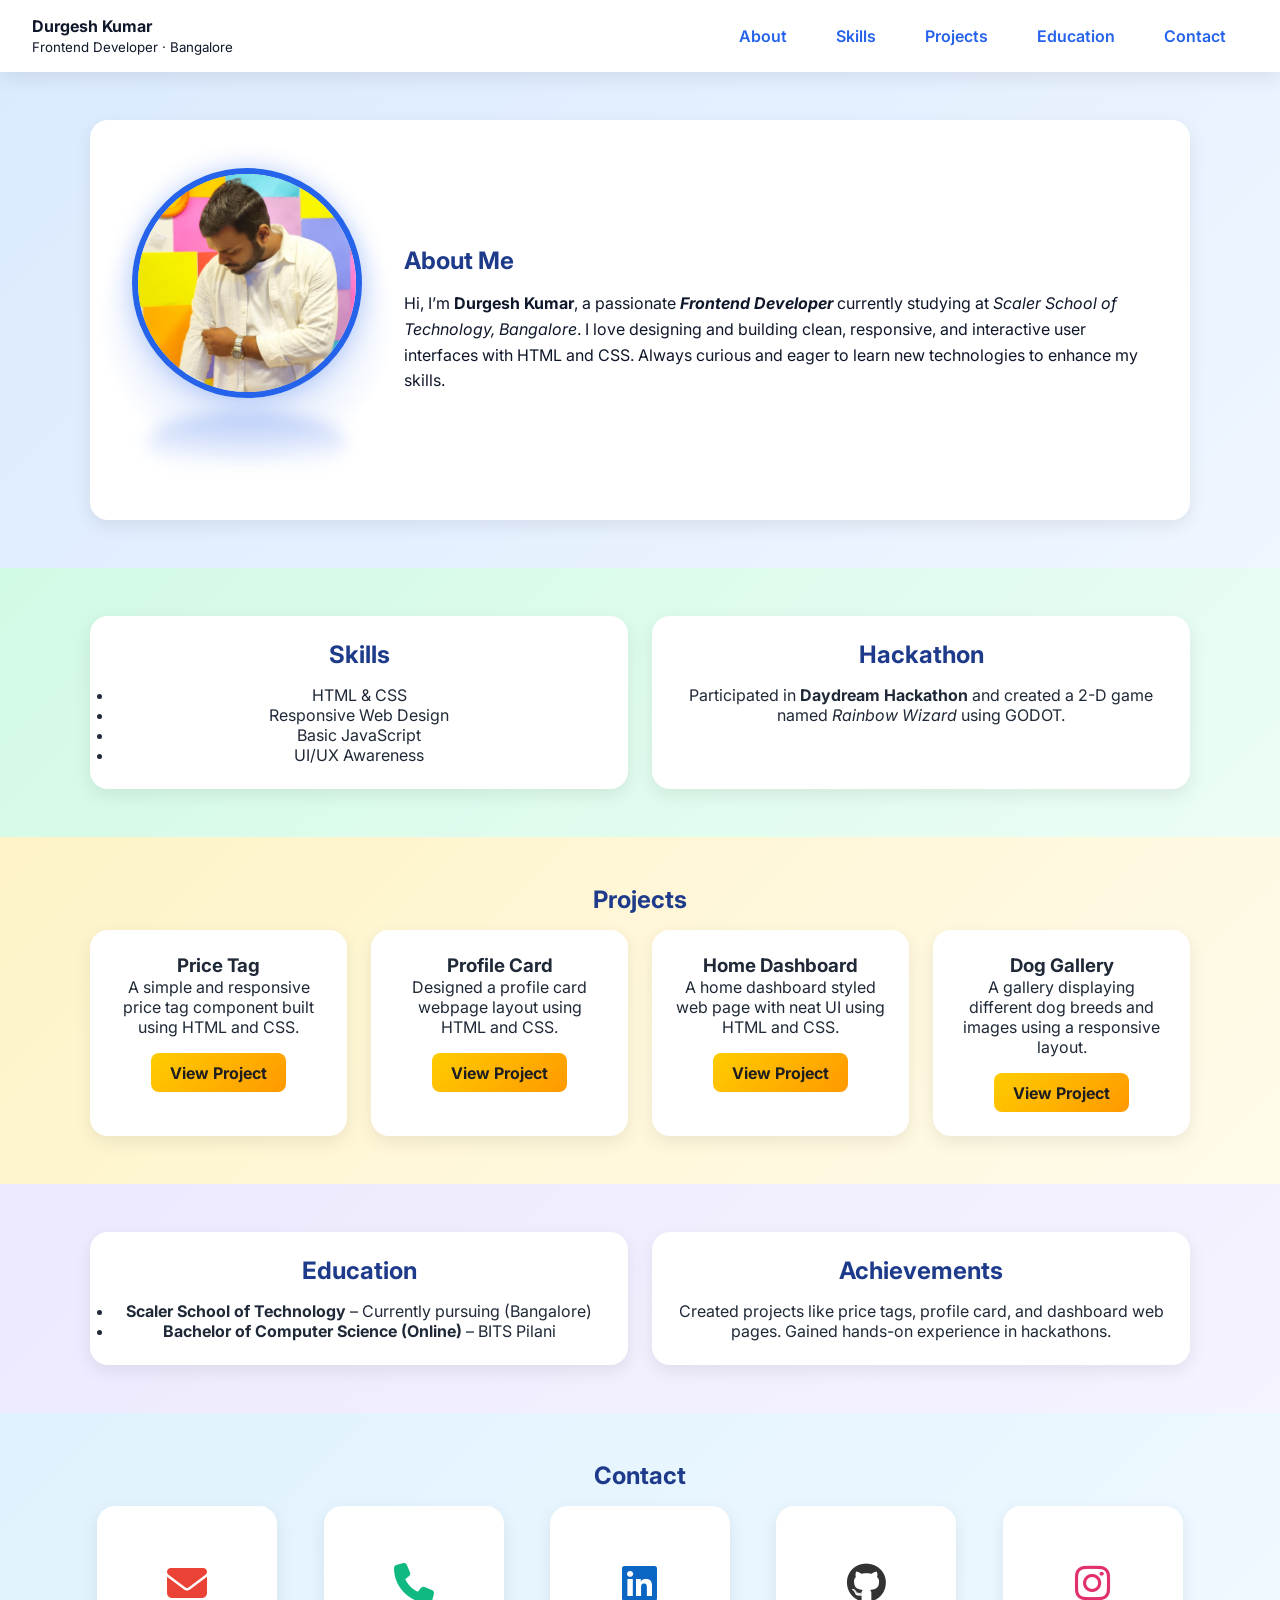
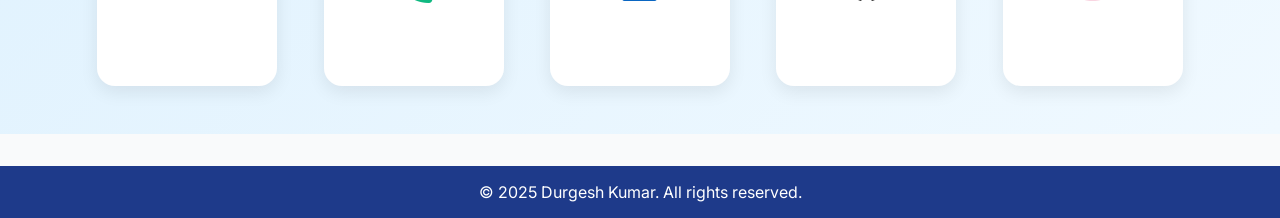
<file: index.html>
<!DOCTYPE html>
<html lang="en">

<head>
  <meta charset="utf-8" />
  <meta name="viewport" content="width=device-width, initial-scale=1" />
  <title>Portfolio – Durgesh Kumar</title>
  <meta name="description" content="Portfolio of Durgesh Kumar – Frontend Developer, projects, skills, and contact." />
  <link href="https://fonts.googleapis.com/css2?family=Inter:wght@300;400;500;600;700;800&display=swap"
    rel="stylesheet">
  <link rel="stylesheet" href="https://cdnjs.cloudflare.com/ajax/libs/font-awesome/6.5.0/css/all.min.css" />
  <!-- Favicons -->
  <link rel="icon" type="image/png" sizes="16x16" href="favicon-16x16.png">
  <link rel="icon" type="image/png" sizes="32x32" href="favicon-32x32.png">
  <link rel="icon" type="image/png" sizes="48x48" href="favicon-48x48.png">
  <link rel="icon" type="image/png" sizes="64x64" href="favicon-64x64.png">
  <link rel="apple-touch-icon" sizes="180x180" href="favicon-180x180.png">
  <link rel="shortcut icon" href="favicon.ico" type="image/x-icon">

  <link href="https://fonts.googleapis.com/css2?family=Inter:wght@300;400;500;600;700;800&display=swap"
    rel="stylesheet">
  <link rel="stylesheet" href="https://cdnjs.cloudflare.com/ajax/libs/font-awesome/6.5.0/css/all.min.css" />
  <link rel="stylesheet" href="./style.css" />
</head>

<body>
  <header class="site">
    <div class="inner">
      <div><strong>Durgesh Kumar</strong><br><small>Frontend Developer · Bangalore</small></div>
      <nav>
        <a href="#about">About</a>
        <a href="#skills">Skills</a>
        <a href="#projects">Projects</a>
        <a href="#education">Education</a>
        <a href="#contact">Contact</a>
      </nav>
    </div>
  </header>

  <!-- About Section -->
  <section id="about" class="section">
    <div class="container about-box">
      <div class="about-flex">
        <div class="about-photo">
          <img src="My Pic.jpg" alt="Durgesh Kumar">
        </div>
        <div class="info">
          <h2>About Me</h2>
          <p>Hi, I’m <strong>Durgesh Kumar</strong>, a passionate <strong><i>Frontend Developer</i></strong> currently studying
            at <i>Scaler School of Technology, Bangalore</i>. I love designing and building clean, responsive, and interactive
            user interfaces with HTML and CSS. Always curious and eager to learn new technologies to enhance my skills.
          </p>
        </div>
      </div>
    </div>
  </section>

  <!-- Skills Section -->
  <section id="skills" class="section">
    <div class="container grid grid-2">
      <div class="card">
        <h2>Skills</h2>
        <ul>
          <li>HTML & CSS</li>
          <li>Responsive Web Design</li>
          <li>Basic JavaScript</li>
          <li>UI/UX Awareness</li>
        </ul>
      </div>
      <div class="card">
        <h2>Hackathon</h2>
        <p>Participated in <strong>Daydream Hackathon</strong> and created a 2-D game named <em>Rainbow Wizard</em> using
          GODOT.</p>
      </div>
    </div>
  </section>

  <!-- Projects Section -->
<section id="projects" class="section">
  <div class="container">
    <h2>Projects</h2>
    <div class="grid grid-3">

      <div class="card">
        <h3><b>Price Tag</b></h3>
        <p>A simple and responsive price tag component built using HTML and CSS.</p>
        <a href="https://durgesh22a.github.io/Price-Tag/" target="_blank" class="btn">View Project</a>
      </div>

      <div class="card">
        <h3><b>Profile Card</b></h3>
        <p>Designed a profile card webpage layout using HTML and CSS.</p>
        <a href="https://durgesh22a.github.io/Profile-Card/" target="_blank" class="btn">View Project</a>
      </div>

      <div class="card">
        <h3><b>Home Dashboard</b></h3>
        <p>A home dashboard styled web page with neat UI using HTML and CSS.</p>
        <a href="https://durgesh22a.github.io/Home-Dashboard/" target="_blank" class="btn">View Project</a>
      </div>

      <div class="card">
        <h3><b>Dog Gallery</b></h3>
        <p>A gallery displaying different dog breeds and images using a responsive layout.</p>
        <a href="https://durgesh22a.github.io/Dog-Gallery/" target="_blank" class="btn">View Project</a>
      </div>
                         
    </div>
  </div>
</section>


  <!-- Education Section -->
  <section id="education" class="section">
    <div class="container grid grid-2">
      <div class="card">
        <h2>Education</h2>
        <ul>
          <li><strong>Scaler School of Technology</strong> – Currently pursuing (Bangalore)</li>
          <li><strong>Bachelor of Computer Science (Online)</strong> – BITS Pilani</li>
        </ul>
      </div>
      <div class="card">
        <h2>Achievements</h2>
        <p>Created projects like price tags, profile card, and dashboard web pages. Gained hands-on experience in
          hackathons.</p>
      </div>
    </div>
  </section>

  <!-- Contact Section -->
  <section id="contact" class="section">
    <div class="container">
      <h2><b>Contact</b></h2>
      <div class="contact-grid">
        <div class="contact-item">
          <i class="fas fa-envelope"></i>
          <p><b>Email</b></p>
          <a href="mailto:durgesh25bcs10703@sst.scaler.com" target="_blank">durgesh25bcs10703@sst.scaler.com</a>
        </div>
        <div class="contact-item">
          <i class="fas fa-phone"></i>
          <p><b>Phone</b></p>
          <a href="tel:+917463870781" target="_blank">+91 7463870781</a>
        </div>
        <div class="contact-item">
          <i class="fab fa-linkedin"></i>
          <p><b>LinkedIn</b></p>
          <a href="https://www.linkedin.com/in/durgesh-kumar-b7675237a" target="_blank">linkedin.com/in/durgesh-kumar</a>
        </div>
        <div class="contact-item">
          <i class="fab fa-github"></i>
          <p><b>GitHub</b></p>
          <a href="https://github.com/Durgesh22A" target="_blank">github.com/Durgesh22A</a>
        </div>
        <div class="contact-item">
          <i class="fab fa-instagram"></i>
          <p><b>Instagram</b></p>
          <a href="https://www.instagram.com/durgesh_gupta.20" target="_blank">@durgesh_gupta.20</a>
        </div>
      </div>
    </div>
  </section>

  <footer>
    <p>© 2025 Durgesh Kumar. All rights reserved.</p>
  </footer>

  <!-- Back to Top Button -->
  <button id="backToTop"><i class="fas fa-arrow-up"></i></button>

  <script>
    // Header slide-down on load
    window.addEventListener('load', () => {
      document.querySelector('header.site').classList.add('visible');
    });

    // Fade-up & footer slide-up
    const faders = document.querySelectorAll('.card, .contact-item, .about-box, footer');
    const observer = new IntersectionObserver((entries, observer) => {
      entries.forEach(entry => {
        if (entry.isIntersecting) {
          entry.target.classList.add('visible');
          observer.unobserve(entry.target);
        }
      });
    }, { threshold: 0.2 });

    faders.forEach(fader => {
      fader.classList.add('fade-up');
      observer.observe(fader);
    });

    // Back to Top button
    const backToTop = document.getElementById('backToTop');
    window.addEventListener('scroll', () => {
      if (window.scrollY > 300) {
        backToTop.style.display = 'block';
      } else {
        backToTop.style.display = 'none';
      }
    });
    backToTop.addEventListener('click', () => {
      window.scrollTo({ top: 0, behavior: 'smooth' });
    });
  </script>
</body>


</html>
</file>
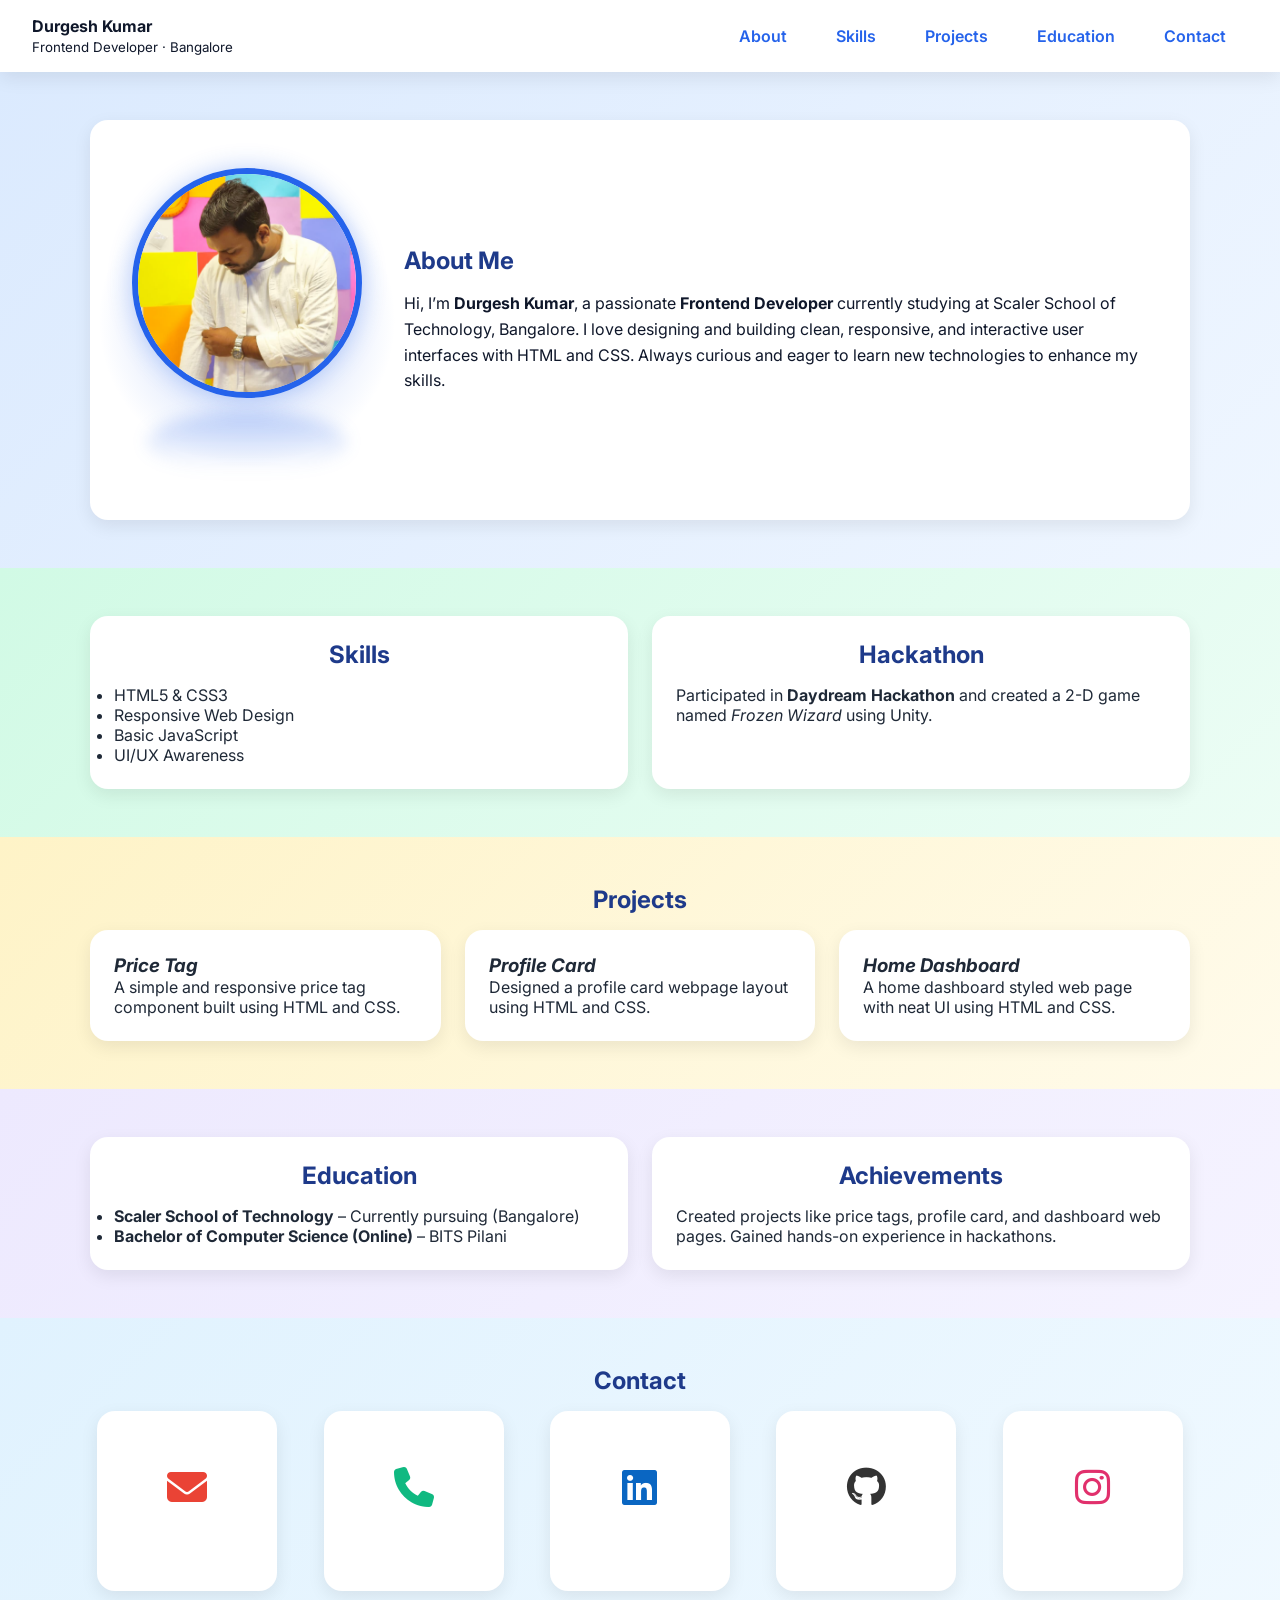
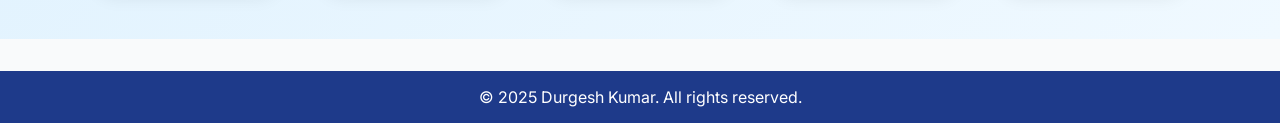
<file: Portfolio/index.html>
<!DOCTYPE html>
<html lang="en">

<head>
  <meta charset="utf-8" />
  <meta name="viewport" content="width=device-width, initial-scale=1" />
  <title>Portfolio – Durgesh Kumar</title>
  <meta name="description" content="Portfolio of Durgesh Kumar – Frontend Developer, projects, skills, and contact." />
  <link href="https://fonts.googleapis.com/css2?family=Inter:wght@300;400;500;600;700;800&display=swap"
    rel="stylesheet">
  <link rel="stylesheet" href="https://cdnjs.cloudflare.com/ajax/libs/font-awesome/6.5.0/css/all.min.css" />
  <!-- Favicons -->
  <link rel="icon" type="image/png" sizes="16x16" href="favicon-16x16.png">
  <link rel="icon" type="image/png" sizes="32x32" href="favicon-32x32.png">
  <link rel="icon" type="image/png" sizes="48x48" href="favicon-48x48.png">
  <link rel="icon" type="image/png" sizes="64x64" href="favicon-64x64.png">
  <link rel="apple-touch-icon" sizes="180x180" href="favicon-180x180.png">
  <link rel="shortcut icon" href="favicon.ico" type="image/x-icon">

  <link href="https://fonts.googleapis.com/css2?family=Inter:wght@300;400;500;600;700;800&display=swap"
    rel="stylesheet">
  <link rel="stylesheet" href="https://cdnjs.cloudflare.com/ajax/libs/font-awesome/6.5.0/css/all.min.css" />
  <link rel="stylesheet" href="./style.css" />
</head>

<body>
  <header class="site">
    <div class="inner">
      <div><strong>Durgesh Kumar</strong><br><small>Frontend Developer · Bangalore</small></div>
      <nav>
        <a href="#about">About</a>
        <a href="#skills">Skills</a>
        <a href="#projects">Projects</a>
        <a href="#education">Education</a>
        <a href="#contact">Contact</a>
      </nav>
    </div>
  </header>

  <!-- About Section -->
  <section id="about" class="section">
    <div class="container about-box">
      <div class="about-flex">
        <div class="about-photo">
          <img src="My Pic.jpg" alt="Durgesh Kumar">
        </div>
        <div class="info">
          <h2>About Me</h2>
          <p>Hi, I’m <strong>Durgesh Kumar</strong>, a passionate <strong>Frontend Developer</strong> currently studying
            at Scaler School of Technology, Bangalore. I love designing and building clean, responsive, and interactive
            user interfaces with HTML and CSS. Always curious and eager to learn new technologies to enhance my skills.
          </p>
        </div>
      </div>
    </div>
  </section>

  <!-- Skills Section -->
  <section id="skills" class="section">
    <div class="container grid grid-2">
      <div class="card">
        <h2>Skills</h2>
        <ul>
          <li>HTML5 & CSS3</li>
          <li>Responsive Web Design</li>
          <li>Basic JavaScript</li>
          <li>UI/UX Awareness</li>
        </ul>
      </div>
      <div class="card">
        <h2>Hackathon</h2>
        <p>Participated in <strong>Daydream Hackathon</strong> and created a 2-D game named <em>Frozen Wizard</em> using
          Unity.</p>
      </div>
    </div>
  </section>

  <!-- Projects Section -->
  <section id="projects" class="section">
    <div class="container">
      <h2>Projects</h2>
      <div class="grid grid-3">
        <div class="card">
          <h3><b><i>Price Tag</i></b></h3>
          <p>A simple and responsive price tag component built using HTML and CSS.</p>
        </div>
        <div class="card">
          <h3><b><i>Profile Card</i></b></h3>
          <p>Designed a profile card webpage layout using HTML and CSS.</p>
        </div>
        <div class="card">
          <h3><b><i>Home Dashboard</i></b></h3>
          <p>A home dashboard styled web page with neat UI using HTML and CSS.</p>
        </div>
      </div>
    </div>
  </section>

  <!-- Education Section -->
  <section id="education" class="section">
    <div class="container grid grid-2">
      <div class="card">
        <h2>Education</h2>
        <ul>
          <li><strong>Scaler School of Technology</strong> – Currently pursuing (Bangalore)</li>
          <li><strong>Bachelor of Computer Science (Online)</strong> – BITS Pilani</li>
        </ul>
      </div>
      <div class="card">
        <h2>Achievements</h2>
        <p>Created projects like price tags, profile card, and dashboard web pages. Gained hands-on experience in
          hackathons.</p>
      </div>
    </div>
  </section>

  <!-- Contact Section -->
  <section id="contact" class="section">
    <div class="container">
      <h2>Contact</h2>
      <div class="contact-grid">
        <div class="contact-item">
          <i class="fas fa-envelope"></i>
          <p>Email</p>
          <a href="mailto:durgesh25bcs10703@sst.scaler.com" target="_blank">durgesh25bcs10703@sst.scaler.com</a>
        </div>
        <div class="contact-item">
          <i class="fas fa-phone"></i>
          <p>Phone</p>
          <a href="tel:+917463870781" target="_blank">+91 7463870781</a>
        </div>
        <div class="contact-item">
          <i class="fab fa-linkedin"></i>
          <p>LinkedIn</p>
          <a href="https://www.linkedin.com/in/durgesh-kumar-b7675237a"
            target="_blank">linkedin.com/in/durgesh-kumar</a>
        </div>
        <div class="contact-item">
          <i class="fab fa-github"></i>
          <p>GitHub</p>
          <a href="https://github.com/Durgesh22A" target="_blank">github.com/Durgesh22A</a>
        </div>
        <div class="contact-item">
          <i class="fab fa-instagram"></i>
          <p>Instagram</p>
          <a href="https://www.instagram.com/durgesh_gupta.20" target="_blank">@durgesh_gupta.20</a>
        </div>
      </div>
    </div>
  </section>

  <footer>
    <p>© 2025 Durgesh Kumar. All rights reserved.</p>
  </footer>

  <!-- Back to Top Button -->
  <button id="backToTop"><i class="fas fa-arrow-up"></i></button>

  <script>
    // Header slide-down on load
    window.addEventListener('load', () => {
      document.querySelector('header.site').classList.add('visible');
    });

    // Fade-up & footer slide-up
    const faders = document.querySelectorAll('.card, .contact-item, .about-box, footer');
    const observer = new IntersectionObserver((entries, observer) => {
      entries.forEach(entry => {
        if (entry.isIntersecting) {
          entry.target.classList.add('visible');
          observer.unobserve(entry.target);
        }
      });
    }, { threshold: 0.2 });

    faders.forEach(fader => {
      fader.classList.add('fade-up');
      observer.observe(fader);
    });

    // Back to Top button
    const backToTop = document.getElementById('backToTop');
    window.addEventListener('scroll', () => {
      if (window.scrollY > 300) {
        backToTop.style.display = 'block';
      } else {
        backToTop.style.display = 'none';
      }
    });
    backToTop.addEventListener('click', () => {
      window.scrollTo({ top: 0, behavior: 'smooth' });
    });
  </script>
</body>

</html>
</file>
<file: style.css>
* {
  margin: 0;
  padding: 0;
  box-sizing: border-box;
}

body {
  font-family: 'Inter', sans-serif;
  background: #f9fafb;
  color: #0f172a;
}

a {
  text-decoration: none;
  color: inherit;
}

img {
  max-width: 100%;
}

:root {
  --radius: 18px;
  --shadow: 0 6px 18px rgba(0, 0, 0, 0.08);
}

html {
  scroll-behavior: smooth;
}

header.site {
  background: #fff;
  box-shadow: var(--shadow);
  position: sticky;
  top: 0;
  z-index: 10;
  transform: translateY(-100%);
  opacity: 0;
  transition: all 1s ease;
}

header.site.visible {
  transform: translateY(0);
  opacity: 1;
}

header .inner {
  display: flex;
  justify-content: space-between;
  align-items: center;
  padding: 1rem 2rem;
}

nav a {
  margin: 0 .6rem;
  padding: .4rem .8rem;
  font-weight: 600;
  color: #2563eb;
  border-radius: 6px;
  transition: .3s;
}

nav a:hover {
  background: #2563eb;
  color: #fff;
}

.section {
  padding: 3rem 2rem;
}

.section h2 {
  margin-bottom: 1rem;
  text-align: center;
  color: #1e3a8a;
}

.container {
  max-width: 1100px;
  margin: auto;
}

/* Section gradients */
#about {
  background: linear-gradient(135deg, #dbeafe, #eff6ff);
}

#skills {
  background: linear-gradient(135deg, #d1fae5, #ecfdf5);
}

#projects {
  background: linear-gradient(135deg, #fef3c7, #fffbeb);
}

#education {
  background: linear-gradient(135deg, #ede9fe, #f5f3ff);
}

#contact {
  background: linear-gradient(135deg, #e0f2fe, #f0f9ff);
}

/* About Section Layout */
.about-box {
  background: #fff;
  border-radius: var(--radius);
  box-shadow: var(--shadow);
  padding: 3rem 2rem;
}

.about-flex {
  display: flex;
  flex-wrap: wrap;
  align-items: center;
  justify-content: space-between;
  gap: 2rem;
}

.about-photo {
  flex: 0 0 250px;
  text-align: center;
  position: relative;
}

.about-photo::before {
  content: "";
  position: absolute;
  top: 50%;
  left: 50%;
  transform: translate(-50%, -50%);
  width: 300px;
  height: 300px;
  border-radius: 50%;
  background: radial-gradient(circle at center, rgba(37, 99, 235, 0.3), transparent 70%);
  z-index: -1;
  animation: pulse 6s infinite ease-in-out;
}

@keyframes pulse {

  0%,
  100% {
    transform: translate(-50%, -50%) scale(1);
    opacity: 0.7;
  }

  50% {
    transform: translate(-50%, -50%) scale(1.1);
    opacity: 1;
  }
}

.about-photo img {
  width: 230px;
  height: 230px;
  object-fit: cover;
  border-radius: 50%;
  border: 6px solid #2563eb;
  box-shadow: 0 0 25px rgba(37, 99, 235, 0.3);
  transition: transform 0.6s ease, box-shadow 0.6s ease;
  position: relative;
  z-index: 2;
}

.about-photo img:hover {
  transform: rotateY(10deg) rotateX(10deg) scale(1.05);
  box-shadow: 0 0 35px rgba(37, 99, 235, 0.6);
}

.about-photo::after {
  content: "";
  display: block;
  width: 80%;
  height: 60px;
  margin: 10px auto 0;
  background: linear-gradient(to bottom, rgba(37, 99, 235, 0.25), transparent);
  border-radius: 50%;
  filter: blur(8px);
}

.about-flex .info {
  flex: 1;
  min-width: 250px;
}

.about-flex .info h2 {
  text-align: left;
  margin-bottom: 1rem;
}

.about-flex .info p {
  line-height: 1.6;
}

/* Cards */
.card {
  background: #1e1e1e;
  color: #fff;
  border-radius: 16px;
  padding: 1.5rem;
  box-shadow: 0 4px 12px rgba(0, 0, 0, 0.4);
  transition: transform 0.3s, box-shadow 0.3s;
  text-align: center;
}

.card:hover {
  transform: translateY(-5px);
  box-shadow: 0 6px 18px rgba(255, 215, 0, 0.3);
}

/* Button Style */
.btn {
  display: inline-block;
  margin-top: 1rem;
  padding: 0.6rem 1.2rem;
  background: linear-gradient(135deg, #ffcc00, #ff9900);
  color: #1e1e1e;
  font-weight: bold;
  border-radius: 8px;
  text-decoration: none;
  transition: background 0.3s, transform 0.2s;
}

.btn:hover {
  background: linear-gradient(135deg, #ffdd33, #ffaa00);
  transform: scale(1.05);
}


.card,
.contact-item {
  background: #fff;
  border-radius: var(--radius);
  box-shadow: var(--shadow);
  padding: 1.5rem;
  color: #1f2937;
  transition: .4s;
  border: none;
  display: block;
}

#skills .card:hover {
  box-shadow: 0 8px 25px rgba(16, 185, 129, 0.5);
  transform: translateY(-6px);
}

#projects .card:hover {
  box-shadow: 0 8px 25px rgba(245, 158, 11, 0.5);
  transform: translateY(-6px);
}

#education .card:hover {
  box-shadow: 0 8px 25px rgba(139, 92, 246, 0.5);
  transform: translateY(-6px);
}

#contact .contact-item:hover {
  box-shadow: 0 8px 25px rgba(37, 99, 235, 0.5);
  transform: translateY(-6px);
}

.about-box:hover {
  box-shadow: 0 8px 25px rgba(37, 99, 235, 0.3);
}

.grid {
  display: grid;
  gap: 1.5rem;
}

.grid-2 {
  grid-template-columns: repeat(auto-fit, minmax(300px, 1fr));
}

.grid-3 {
  grid-template-columns: repeat(auto-fit, minmax(250px, 1fr));
}

/* Contact section */
.contact-grid {
  display: grid;
  grid-template-columns: repeat(auto-fit, minmax(180px, 1fr));
  gap: 2rem;
  justify-items: center;
}

.contact-item {
  text-align: center;
  position: relative;
  width: 180px;
  height: 180px;
  display: flex;
  flex-direction: column;
  align-items: center;
  justify-content: center;
  overflow: hidden;
}

.contact-item i {
  font-size: 2.5rem;
  margin-bottom: .5rem;
  cursor: pointer;
  transition: transform .3s;
}

.contact-item i:hover {
  transform: scale(1.2);
}

.contact-item p,
.contact-item a {
  opacity: 0;
  max-height: 0;
  overflow: hidden;
  transition: opacity .5s, max-height .5s;
  font-size: .9rem;
  color: #1f2937;
  margin: 0.3rem 0;
  word-break: break-word;
  text-align: center;
  display: block;
}

.contact-item:hover p,
.contact-item:hover a {
  opacity: 1;
  max-height: 100px;
}

/* Brand colors */
.fa-envelope {
  color: #ea4335;
}

.fa-phone {
  color: #10b981;
}

.fa-linkedin {
  color: #0a66c2;
}

.fa-github {
  color: #333;
}

.fa-instagram {
  color: #e1306c;
}

/* Animations */
.fade-up {
  opacity: 0;
  transform: translateY(40px);
  transition: all 0.8s ease;
}

.fade-up.visible {
  opacity: 1;
  transform: translateY(0);
}

footer {
  background: #1e3a8a;
  color: #fff;
  text-align: center;
  padding: 1rem;
  margin-top: 2rem;
  transform: translateY(100%);
  opacity: 0;
  transition: all 1s ease;
}

footer.visible {
  transform: translateY(0);
  opacity: 1;
}

/* Back to top button */
#backToTop {
  position: fixed;
  bottom: 25px;
  right: 25px;
  background: #2563eb;
  color: #fff;
  border: none;
  border-radius: 50%;
  width: 50px;
  height: 50px;
  font-size: 1.5rem;
  cursor: pointer;
  display: none;
  box-shadow: 0 6px 15px rgba(0, 0, 0, 0.3);
  transition: background 0.3s;
  z-index: 999;
}

#backToTop:hover {
  background: #1e40af;
}

@media (max-width: 600px) {
  .about-flex {
    flex-direction: column;
    text-align: center;
  }

  .about-photo::before {
    width: 200px;
    height: 200px;
  }

  .about-photo img {
    width: 180px;
    height: 180px;
  }
}
</file>
<file: Portfolio/style.css>
* {
      margin: 0;
      padding: 0;
      box-sizing: border-box;
    }

    body {
      font-family: 'Inter', sans-serif;
      background: #f9fafb;
      color: #0f172a;
    }

    a {
      text-decoration: none;
      color: inherit;
    }

    img {
      max-width: 100%;
    }

    :root {
      --radius: 18px;
      --shadow: 0 6px 18px rgba(0, 0, 0, 0.08);
    }

    html {
      scroll-behavior: smooth;
    }

    header.site {
      background: #fff;
      box-shadow: var(--shadow);
      position: sticky;
      top: 0;
      z-index: 10;
      transform: translateY(-100%);
      opacity: 0;
      transition: all 1s ease;
    }

    header.site.visible {
      transform: translateY(0);
      opacity: 1;
    }

    header .inner {
      display: flex;
      justify-content: space-between;
      align-items: center;
      padding: 1rem 2rem;
    }

    nav a {
      margin: 0 .6rem;
      padding: .4rem .8rem;
      font-weight: 600;
      color: #2563eb;
      border-radius: 6px;
      transition: .3s;
    }

    nav a:hover {
      background: #2563eb;
      color: #fff;
    }

    .section {
      padding: 3rem 2rem;
    }

    .section h2 {
      margin-bottom: 1rem;
      text-align: center;
      color: #1e3a8a;
    }

    .container {
      max-width: 1100px;
      margin: auto;
    }

    /* Section gradients */
    #about {
      background: linear-gradient(135deg, #dbeafe, #eff6ff);
    }

    #skills {
      background: linear-gradient(135deg, #d1fae5, #ecfdf5);
    }

    #projects {
      background: linear-gradient(135deg, #fef3c7, #fffbeb);
    }

    #education {
      background: linear-gradient(135deg, #ede9fe, #f5f3ff);
    }

    #contact {
      background: linear-gradient(135deg, #e0f2fe, #f0f9ff);
    }

    /* About Section Layout */
    .about-box {
      background: #fff;
      border-radius: var(--radius);
      box-shadow: var(--shadow);
      padding: 3rem 2rem;
    }

    .about-flex {
      display: flex;
      flex-wrap: wrap;
      align-items: center;
      justify-content: space-between;
      gap: 2rem;
    }

    .about-photo {
      flex: 0 0 250px;
      text-align: center;
      position: relative;
    }

    .about-photo::before {
      content: "";
      position: absolute;
      top: 50%;
      left: 50%;
      transform: translate(-50%, -50%);
      width: 300px;
      height: 300px;
      border-radius: 50%;
      background: radial-gradient(circle at center, rgba(37, 99, 235, 0.3), transparent 70%);
      z-index: -1;
      animation: pulse 6s infinite ease-in-out;
    }

    @keyframes pulse {

      0%,
      100% {
        transform: translate(-50%, -50%) scale(1);
        opacity: 0.7;
      }

      50% {
        transform: translate(-50%, -50%) scale(1.1);
        opacity: 1;
      }
    }

    .about-photo img {
      width: 230px;
      height: 230px;
      object-fit: cover;
      border-radius: 50%;
      border: 6px solid #2563eb;
      box-shadow: 0 0 25px rgba(37, 99, 235, 0.3);
      transition: transform 0.6s ease, box-shadow 0.6s ease;
      position: relative;
      z-index: 2;
    }

    .about-photo img:hover {
      transform: rotateY(10deg) rotateX(10deg) scale(1.05);
      box-shadow: 0 0 35px rgba(37, 99, 235, 0.6);
    }

    .about-photo::after {
      content: "";
      display: block;
      width: 80%;
      height: 60px;
      margin: 10px auto 0;
      background: linear-gradient(to bottom, rgba(37, 99, 235, 0.25), transparent);
      border-radius: 50%;
      filter: blur(8px);
    }

    .about-flex .info {
      flex: 1;
      min-width: 250px;
    }

    .about-flex .info h2 {
      text-align: left;
      margin-bottom: 1rem;
    }

    .about-flex .info p {
      line-height: 1.6;
    }

    /* Cards */
    .card,
    .contact-item {
      background: #fff;
      border-radius: var(--radius);
      box-shadow: var(--shadow);
      padding: 1.5rem;
      color: #1f2937;
      transition: .4s;
      border: none;
    }

    #skills .card:hover {
      box-shadow: 0 8px 25px rgba(16, 185, 129, 0.5);
      transform: translateY(-6px);
    }

    #projects .card:hover {
      box-shadow: 0 8px 25px rgba(245, 158, 11, 0.5);
      transform: translateY(-6px);
    }

    #education .card:hover {
      box-shadow: 0 8px 25px rgba(139, 92, 246, 0.5);
      transform: translateY(-6px);
    }

    #contact .contact-item:hover {
      box-shadow: 0 8px 25px rgba(37, 99, 235, 0.5);
      transform: translateY(-6px);
    }

    .about-box:hover {
      box-shadow: 0 8px 25px rgba(37, 99, 235, 0.3);
    }

    .grid {
      display: grid;
      gap: 1.5rem;
    }

    .grid-2 {
      grid-template-columns: repeat(auto-fit, minmax(300px, 1fr));
    }

    .grid-3 {
      grid-template-columns: repeat(auto-fit, minmax(250px, 1fr));
    }

    /* Contact section */
    .contact-grid {
      display: grid;
      grid-template-columns: repeat(auto-fit, minmax(180px, 1fr));
      gap: 2rem;
      justify-items: center;
    }

    .contact-item {
      text-align: center;
      position: relative;
      width: 180px;
      height: 180px;
      display: flex;
      flex-direction: column;
      align-items: center;
      justify-content: center;
      overflow: hidden;
    }

    .contact-item i {
      font-size: 2.5rem;
      margin-bottom: .5rem;
      cursor: pointer;
      transition: transform .3s;
    }

    .contact-item i:hover {
      transform: scale(1.2);
    }

    .contact-item p,
    .contact-item a {
      opacity: 0;
      max-height: 0;
      overflow: hidden;
      transition: opacity .5s, max-height .5s;
      font-size: .9rem;
      color: #1f2937;
      margin: 0.3rem 0;
      word-break: break-word;
      text-align: center;
      display: block;
    }

    .contact-item:hover p,
    .contact-item:hover a {
      opacity: 1;
      max-height: 100px;
    }

    /* Brand colors */
    .fa-envelope {
      color: #ea4335;
    }

    .fa-phone {
      color: #10b981;
    }

    .fa-linkedin {
      color: #0a66c2;
    }

    .fa-github {
      color: #333;
    }

    .fa-instagram {
      color: #e1306c;
    }

    /* Animations */
    .fade-up {
      opacity: 0;
      transform: translateY(40px);
      transition: all 0.8s ease;
    }

    .fade-up.visible {
      opacity: 1;
      transform: translateY(0);
    }

    footer {
      background: #1e3a8a;
      color: #fff;
      text-align: center;
      padding: 1rem;
      margin-top: 2rem;
      transform: translateY(100%);
      opacity: 0;
      transition: all 1s ease;
    }

    footer.visible {
      transform: translateY(0);
      opacity: 1;
    }

    /* Back to top button */
    #backToTop {
      position: fixed;
      bottom: 25px;
      right: 25px;
      background: #2563eb;
      color: #fff;
      border: none;
      border-radius: 50%;
      width: 50px;
      height: 50px;
      font-size: 1.5rem;
      cursor: pointer;
      display: none;
      box-shadow: 0 6px 15px rgba(0, 0, 0, 0.3);
      transition: background 0.3s;
      z-index: 999;
    }

    #backToTop:hover {
      background: #1e40af;
    }
</file>
